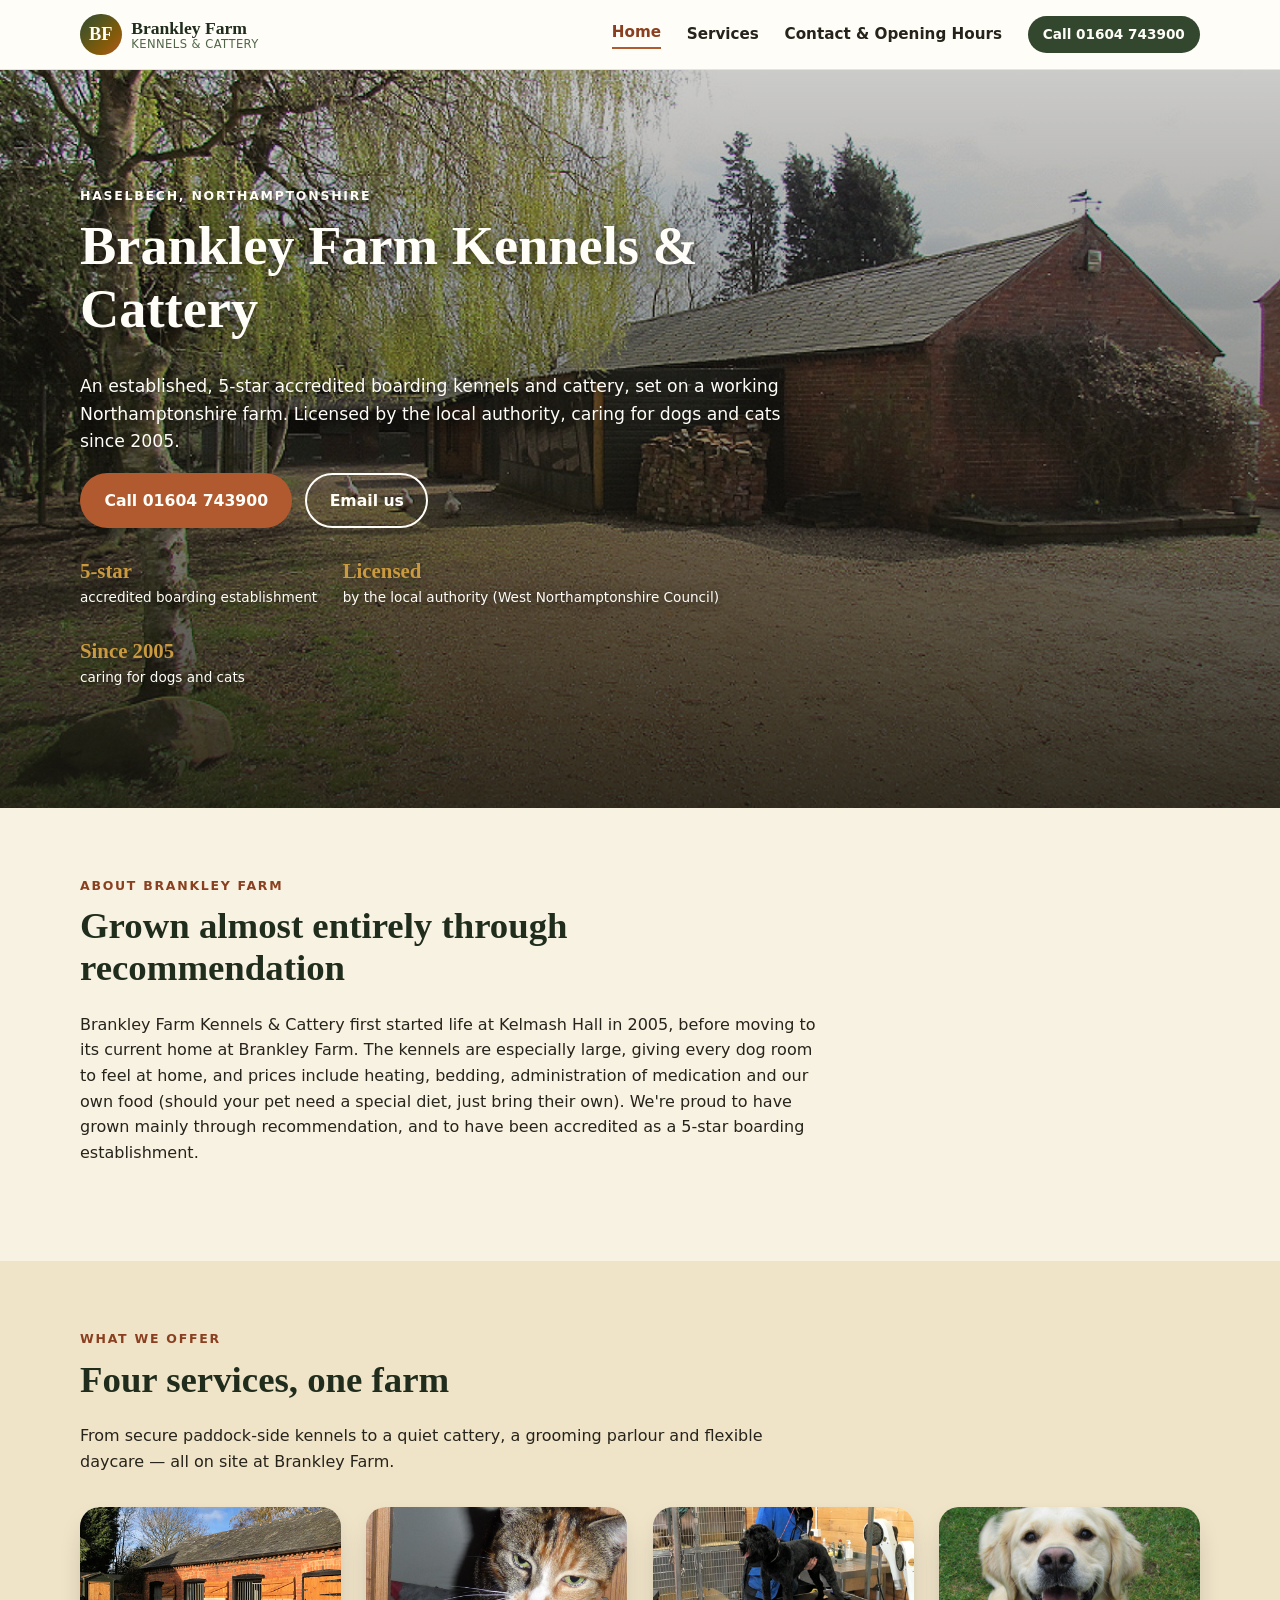
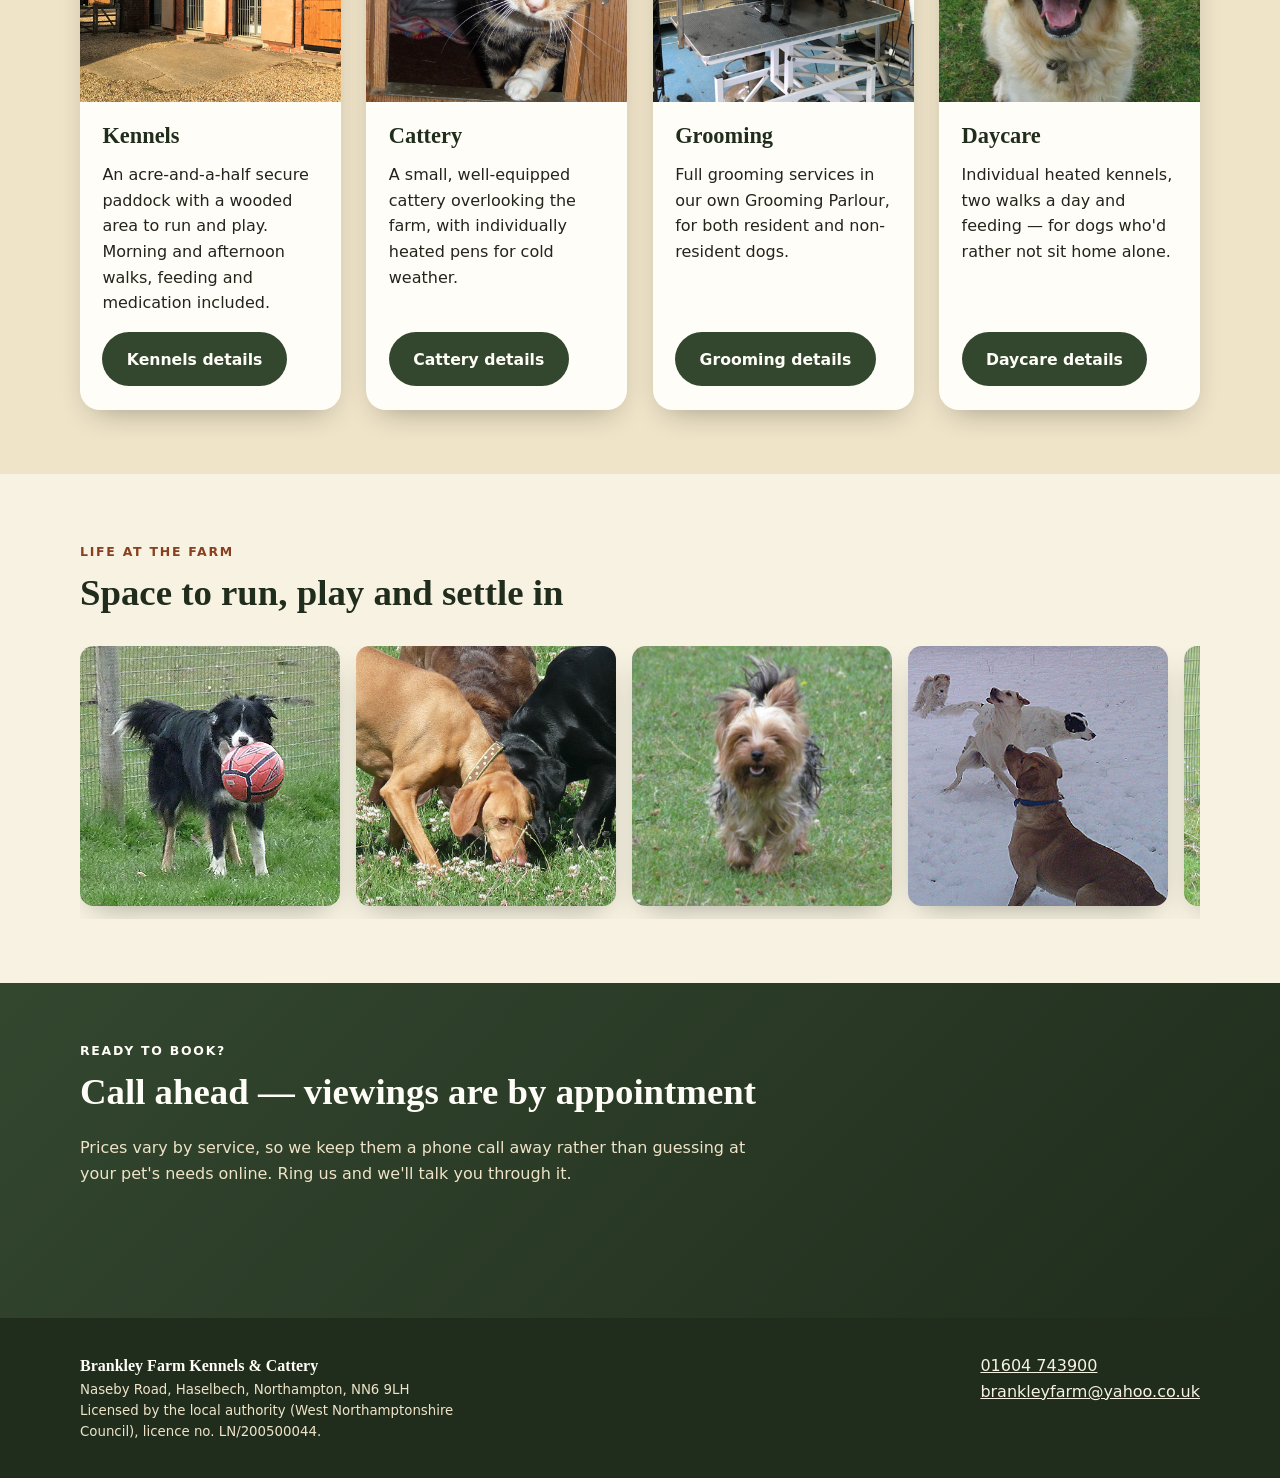
<file: index.html>
<!doctype html>
<html lang="en">
<head>
<meta charset="utf-8" />
<meta name="viewport" content="width=device-width, initial-scale=1" />
<title>Brankley Farm Kennels &amp; Cattery — Boarding Kennels &amp; Cattery, Haselbech, Northampton</title>
<meta name="description" content="Brankley Farm Kennels &amp; Cattery — 5-star accredited boarding kennels and cattery near Haselbech, Northampton. Licensed, established 2005, grooming and daycare also available. Call 01604 743900." />
<link rel="stylesheet" href="css/style.css" />
</head>
<body>
<header class="site-header">
  <div class="container">
    <a class="brand" href="index.html">
      <span class="brand-mark" aria-hidden="true">BF</span>
      <span class="brand-text"><strong>Brankley Farm</strong><small>Kennels &amp; Cattery</small></span>
    </a>
    <button class="nav-toggle" aria-expanded="false" aria-controls="main-nav" aria-label="Toggle menu">
      <span></span>
    </button>
    <nav class="main-nav" id="main-nav">
      <a href="index.html" aria-current="page">Home</a>
      <a href="services.html">Services</a>
      <a href="contact.html">Contact &amp; Opening Hours</a>
      <a class="nav-call" href="tel:01604743900">Call 01604 743900</a>
    </nav>
  </div>
</header>

<main>
  <section class="hero">
    <div class="hero-media">
      <img src="assets/img/hero-farm.jpg" alt="The brick kennel and cattery buildings at Brankley Farm, with a willow tree and gravel yard in the Northamptonshire countryside" width="1200" height="700" fetchpriority="high" />
    </div>
    <div class="container">
      <div class="hero-copy" data-reveal>
        <span class="eyebrow">Haselbech, Northamptonshire</span>
        <h1>Brankley Farm Kennels &amp; Cattery</h1>
        <p>An established, 5-star accredited boarding kennels and cattery, set on a working Northamptonshire farm. Licensed by the local authority, caring for dogs and cats since 2005.</p>
        <div class="btn-row">
          <a class="btn btn-primary" href="tel:01604743900">Call 01604 743900</a>
          <a class="btn btn-outline" href="mailto:brankleyfarm@yahoo.co.uk">Email us</a>
        </div>
        <div class="trust-strip">
          <div class="trust-item">
            <strong>5-star</strong>
            <span>accredited boarding establishment</span>
          </div>
          <div class="trust-item">
            <strong>Licensed</strong>
            <span>by the local authority (West Northamptonshire Council)</span>
          </div>
          <div class="trust-item">
            <strong>Since 2005</strong>
            <span>caring for dogs and cats</span>
          </div>
        </div>
      </div>
    </div>
  </section>

  <section>
    <div class="container">
      <div class="section-head" data-reveal>
        <span class="eyebrow">About Brankley Farm</span>
        <h2>Grown almost entirely through recommendation</h2>
        <p>Brankley Farm Kennels &amp; Cattery first started life at Kelmash Hall in 2005, before moving to its current home at Brankley Farm. The kennels are especially large, giving every dog room to feel at home, and prices include heating, bedding, administration of medication and our own food (should your pet need a special diet, just bring their own). We're proud to have grown mainly through recommendation, and to have been accredited as a 5-star boarding establishment.</p>
      </div>
    </div>
  </section>

  <section class="section-alt">
    <div class="container">
      <div class="section-head" data-reveal>
        <span class="eyebrow">What we offer</span>
        <h2>Four services, one farm</h2>
        <p>From secure paddock-side kennels to a quiet cattery, a grooming parlour and flexible daycare — all on site at Brankley Farm.</p>
      </div>
      <div class="card-grid">
        <article class="service-card" data-reveal>
          <div class="card-media">
            <img src="assets/img/kennels-exterior.jpg" alt="Brick kennel block with individual runs at Brankley Farm" width="400" height="400" loading="lazy" />
          </div>
          <div class="card-body">
            <h3>Kennels</h3>
            <p>An acre-and-a-half secure paddock with a wooded area to run and play. Morning and afternoon walks, feeding and medication included.</p>
            <a class="btn btn-secondary" href="services.html#kennels">Kennels details</a>
          </div>
        </article>
        <article class="service-card" data-reveal>
          <div class="card-media">
            <img src="assets/img/hero-cattery.jpg" alt="A cat looking out from its cattery pen at Brankley Farm" width="1200" height="700" loading="lazy" />
          </div>
          <div class="card-body">
            <h3>Cattery</h3>
            <p>A small, well-equipped cattery overlooking the farm, with individually heated pens for cold weather.</p>
            <a class="btn btn-secondary" href="services.html#cattery">Cattery details</a>
          </div>
        </article>
        <article class="service-card" data-reveal>
          <div class="card-media">
            <img src="assets/img/grooming-table-black-dog.jpg" alt="A groomer working on a dog on the grooming table in the Grooming Parlour" width="400" height="500" loading="lazy" />
          </div>
          <div class="card-body">
            <h3>Grooming</h3>
            <p>Full grooming services in our own Grooming Parlour, for both resident and non-resident dogs.</p>
            <a class="btn btn-secondary" href="services.html#grooming">Grooming details</a>
          </div>
        </article>
        <article class="service-card" data-reveal>
          <div class="card-media">
            <img src="assets/img/golden-retriever-daycare.jpg" alt="A happy golden retriever in the daycare field at Brankley Farm" width="400" height="400" loading="lazy" />
          </div>
          <div class="card-body">
            <h3>Daycare</h3>
            <p>Individual heated kennels, two walks a day and feeding — for dogs who'd rather not sit home alone.</p>
            <a class="btn btn-secondary" href="services.html#daycare">Daycare details</a>
          </div>
        </article>
      </div>
    </div>
  </section>

  <section>
    <div class="container">
      <div class="section-head" data-reveal>
        <span class="eyebrow">Life at the farm</span>
        <h2>Space to run, play and settle in</h2>
      </div>
      <div class="gallery-strip scroll-strip" data-reveal>
        <figure>
          <img src="assets/img/dog-with-ball.jpg" alt="A border collie playing with a ball in the exercise field" loading="lazy" />
        </figure>
        <figure>
          <img src="assets/img/dogs-sniffing-grass.jpg" alt="Three dogs exploring the grass together at Brankley Farm" loading="lazy" />
        </figure>
        <figure>
          <img src="assets/img/yorkie-running.jpg" alt="A small terrier running across the grass" loading="lazy" />
        </figure>
        <figure>
          <img src="assets/img/dogs-playing-snow.jpg" alt="Dogs playing together in the snow at Brankley Farm" loading="lazy" />
        </figure>
        <figure>
          <img src="assets/img/dogs-playing-paddock.jpg" alt="Two dogs playing together in the secure paddock" loading="lazy" />
        </figure>
      </div>
    </div>
  </section>

  <section class="page-hero">
    <div class="container">
      <div class="section-head" data-reveal style="margin-bottom:1.4rem;">
        <span class="eyebrow">Ready to book?</span>
        <h2>Call ahead — viewings are by appointment</h2>
        <p>Prices vary by service, so we keep them a phone call away rather than guessing at your pet's needs online. Ring us and we'll talk you through it.</p>
      </div>
      <div class="btn-row" data-reveal>
        <a class="btn btn-primary" href="tel:01604743900">Call 01604 743900</a>
        <a class="btn btn-outline" href="contact.html">Opening hours &amp; directions</a>
      </div>
    </div>
  </section>
</main>

<footer class="site-footer">
  <div class="container">
    <div>
      <strong>Brankley Farm Kennels &amp; Cattery</strong>
      <small>Naseby Road, Haselbech, Northampton, NN6 9LH<br />Licensed by the local authority (West Northamptonshire Council), licence no. LN/200500044.</small>
    </div>
    <div>
      <a href="tel:01604743900">01604 743900</a><br />
      <a href="mailto:brankleyfarm@yahoo.co.uk">brankleyfarm@yahoo.co.uk</a>
    </div>
  </div>
</footer>

<script src="js/main.js"></script>
</body>
</html>
</file>
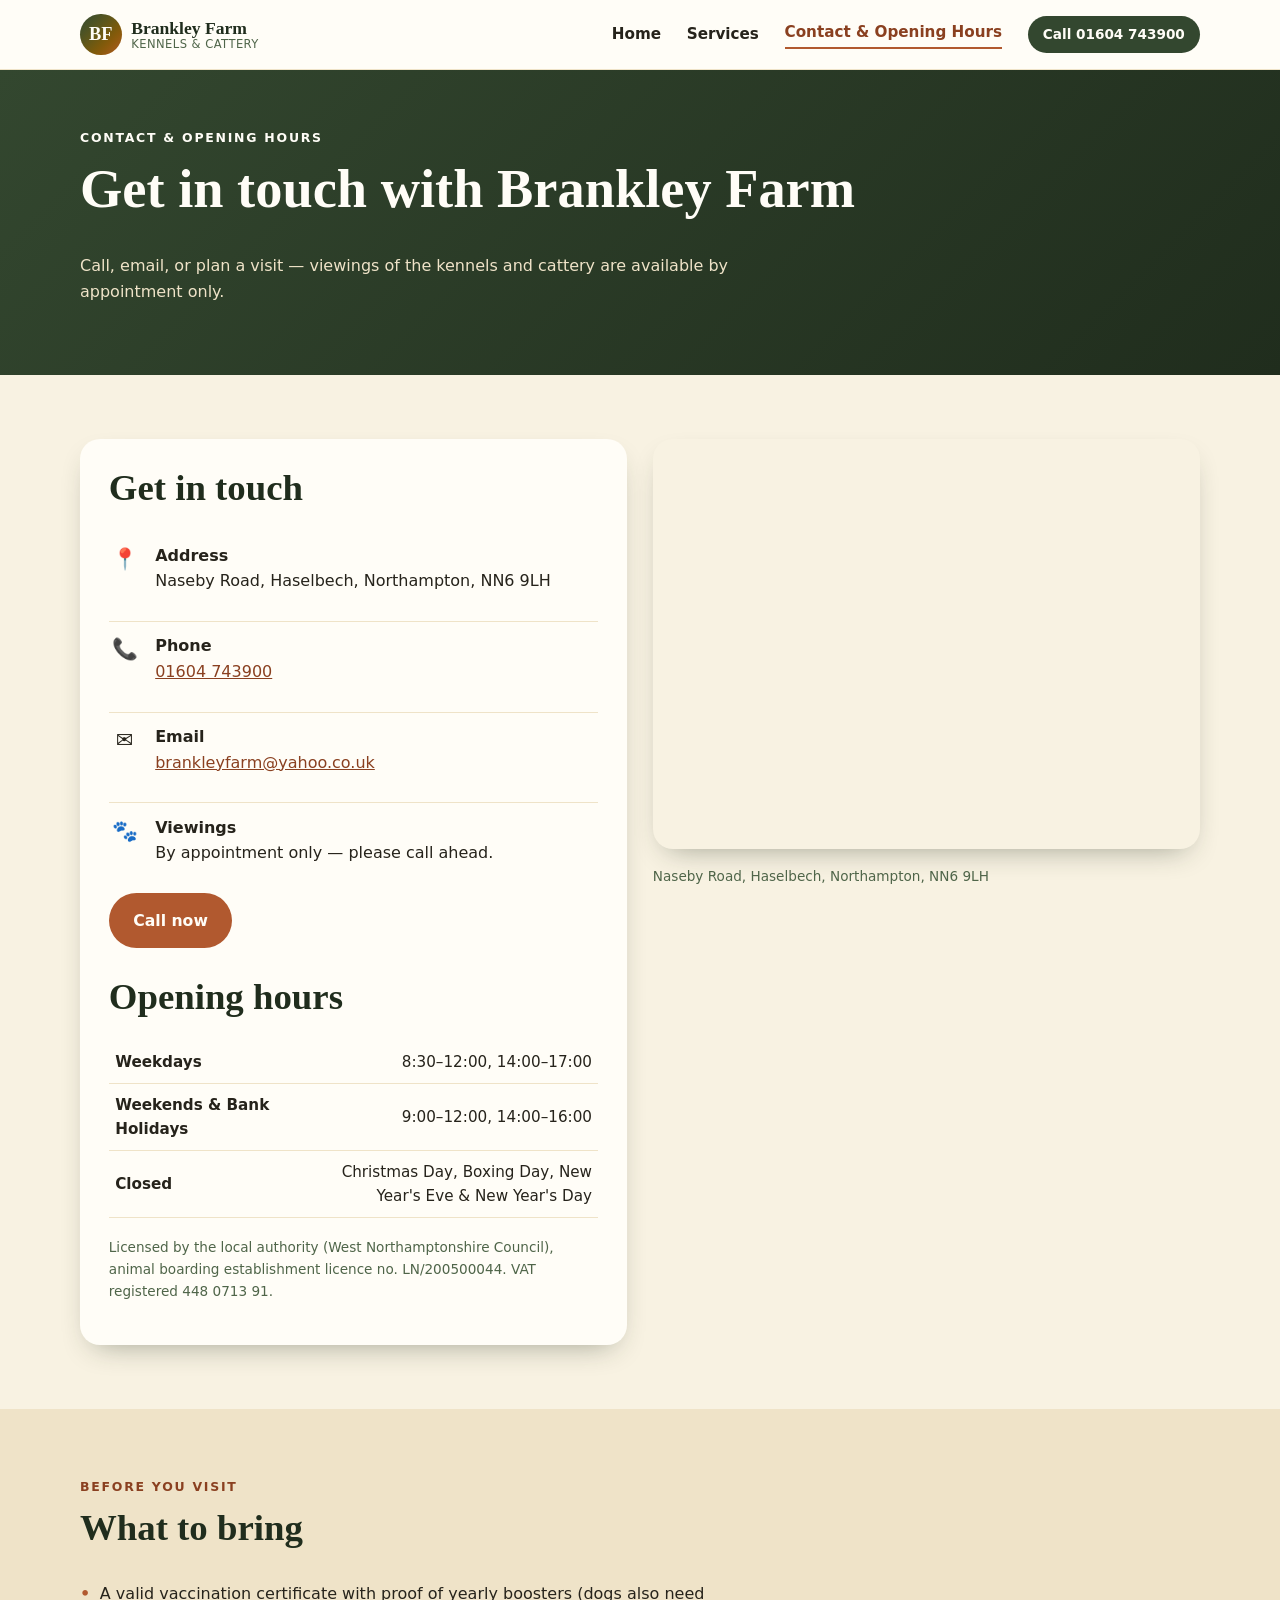
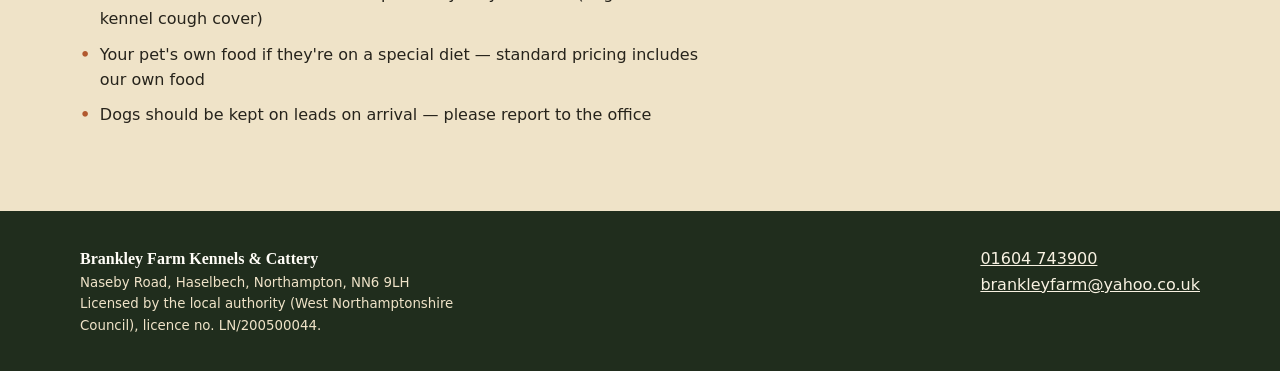
<file: contact.html>
<!doctype html>
<html lang="en">
<head>
<meta charset="utf-8" />
<meta name="viewport" content="width=device-width, initial-scale=1" />
<title>Contact &amp; Opening Hours — Brankley Farm Kennels &amp; Cattery</title>
<meta name="description" content="Contact Brankley Farm Kennels &amp; Cattery, Naseby Road, Haselbech, Northampton NN6 9LH. Call 01604 743900 or email brankleyfarm@yahoo.co.uk. Opening hours and directions." />
<link rel="stylesheet" href="css/style.css" />
</head>
<body>
<header class="site-header">
  <div class="container">
    <a class="brand" href="index.html">
      <span class="brand-mark" aria-hidden="true">BF</span>
      <span class="brand-text"><strong>Brankley Farm</strong><small>Kennels &amp; Cattery</small></span>
    </a>
    <button class="nav-toggle" aria-expanded="false" aria-controls="main-nav" aria-label="Toggle menu">
      <span></span>
    </button>
    <nav class="main-nav" id="main-nav">
      <a href="index.html">Home</a>
      <a href="services.html">Services</a>
      <a href="contact.html" aria-current="page">Contact &amp; Opening Hours</a>
      <a class="nav-call" href="tel:01604743900">Call 01604 743900</a>
    </nav>
  </div>
</header>

<main>
  <section class="page-hero">
    <div class="container">
      <span class="eyebrow">Contact &amp; Opening Hours</span>
      <h1>Get in touch with Brankley Farm</h1>
      <p>Call, email, or plan a visit — viewings of the kennels and cattery are available by appointment only.</p>
    </div>
  </section>

  <section>
    <div class="container">
      <div class="contact-grid">
        <div class="contact-card" data-reveal>
          <h2>Get in touch</h2>
          <div class="contact-row">
            <div class="card-icon" aria-hidden="true">📍</div>
            <div>
              <strong>Address</strong>
              <p>Naseby Road, Haselbech, Northampton, NN6 9LH</p>
            </div>
          </div>
          <div class="contact-row">
            <div class="card-icon" aria-hidden="true">📞</div>
            <div>
              <strong>Phone</strong>
              <p><a href="tel:01604743900">01604 743900</a></p>
            </div>
          </div>
          <div class="contact-row">
            <div class="card-icon" aria-hidden="true">✉️</div>
            <div>
              <strong>Email</strong>
              <p><a href="mailto:brankleyfarm@yahoo.co.uk">brankleyfarm@yahoo.co.uk</a></p>
            </div>
          </div>
          <div class="contact-row">
            <div class="card-icon" aria-hidden="true">🐾</div>
            <div>
              <strong>Viewings</strong>
              <p>By appointment only — please call ahead.</p>
            </div>
          </div>
          <a class="btn btn-primary" href="tel:01604743900">Call now</a>

          <h2 style="margin-top:1.8rem;">Opening hours</h2>
          <table class="hours-table">
            <tbody>
              <tr><th scope="row">Weekdays</th><td>8:30&ndash;12:00, 14:00&ndash;17:00</td></tr>
              <tr><th scope="row">Weekends &amp; Bank Holidays</th><td>9:00&ndash;12:00, 14:00&ndash;16:00</td></tr>
              <tr><th scope="row">Closed</th><td>Christmas Day, Boxing Day, New Year's Eve &amp; New Year's Day</td></tr>
            </tbody>
          </table>
          <p class="license-note" style="margin-top:1.2rem;">Licensed by the local authority (West Northamptonshire Council), animal boarding establishment licence no. LN/200500044. VAT registered 448 0713 91.</p>
        </div>

        <div data-reveal>
          <iframe
            class="map-frame"
            title="Map showing Naseby Road, Haselbech, Northampton, NN6 9LH"
            src="https://www.openstreetmap.org/export/embed.html?bbox=-0.9678457%2C52.3874354%2C-0.9503457%2C52.3954354&layer=mapnik&marker=52.3914354%2C-0.9590957"
            loading="lazy"
          ></iframe>
          <p style="margin-top:0.6rem;font-size:0.85rem;color:var(--forest-soft);">Naseby Road, Haselbech, Northampton, NN6 9LH</p>
        </div>
      </div>
    </div>
  </section>

  <section class="section-alt">
    <div class="container">
      <div class="section-head" data-reveal>
        <span class="eyebrow">Before you visit</span>
        <h2>What to bring</h2>
      </div>
      <ul class="info-list" data-reveal style="max-width:40rem;">
        <li>A valid vaccination certificate with proof of yearly boosters (dogs also need kennel cough cover)</li>
        <li>Your pet's own food if they're on a special diet — standard pricing includes our own food</li>
        <li>Dogs should be kept on leads on arrival — please report to the office</li>
      </ul>
    </div>
  </section>
</main>

<footer class="site-footer">
  <div class="container">
    <div>
      <strong>Brankley Farm Kennels &amp; Cattery</strong>
      <small>Naseby Road, Haselbech, Northampton, NN6 9LH<br />Licensed by the local authority (West Northamptonshire Council), licence no. LN/200500044.</small>
    </div>
    <div>
      <a href="tel:01604743900">01604 743900</a><br />
      <a href="mailto:brankleyfarm@yahoo.co.uk">brankleyfarm@yahoo.co.uk</a>
    </div>
  </div>
</footer>

<script src="js/main.js"></script>
</body>
</html>
</file>
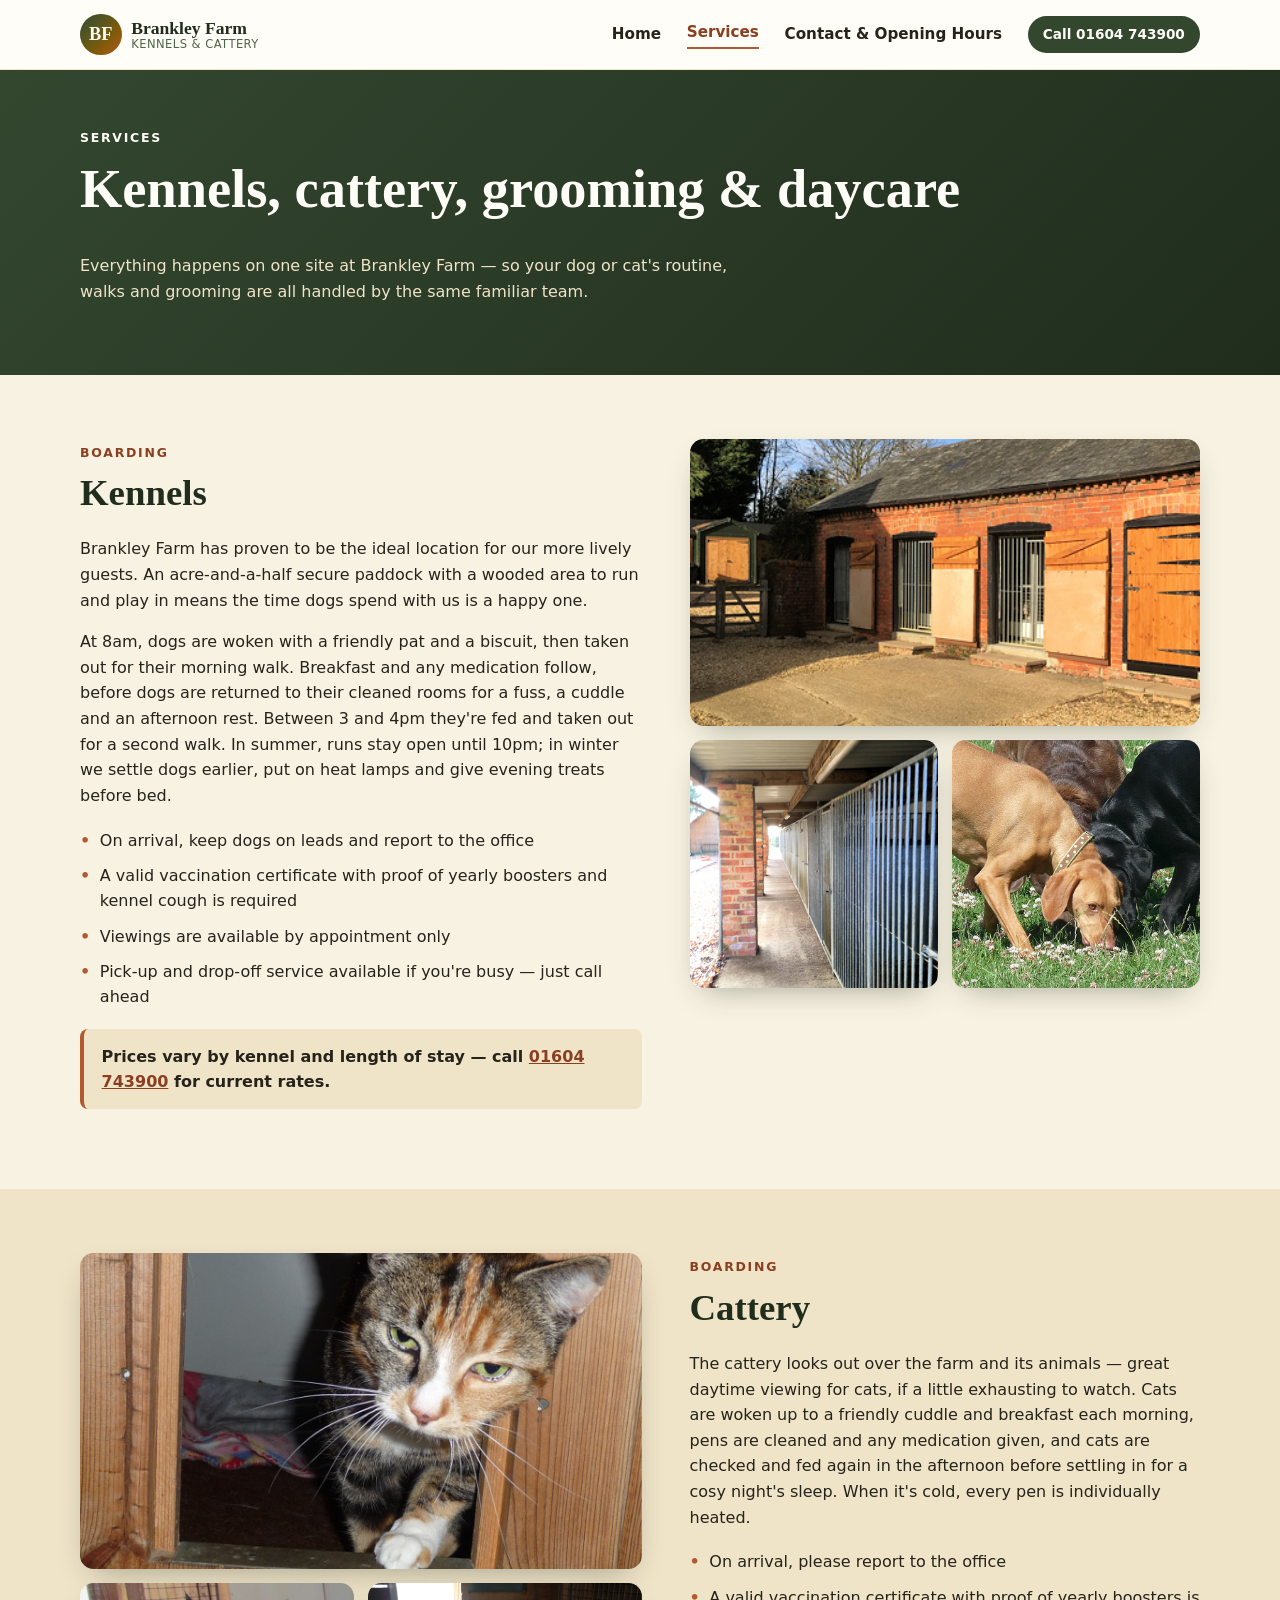
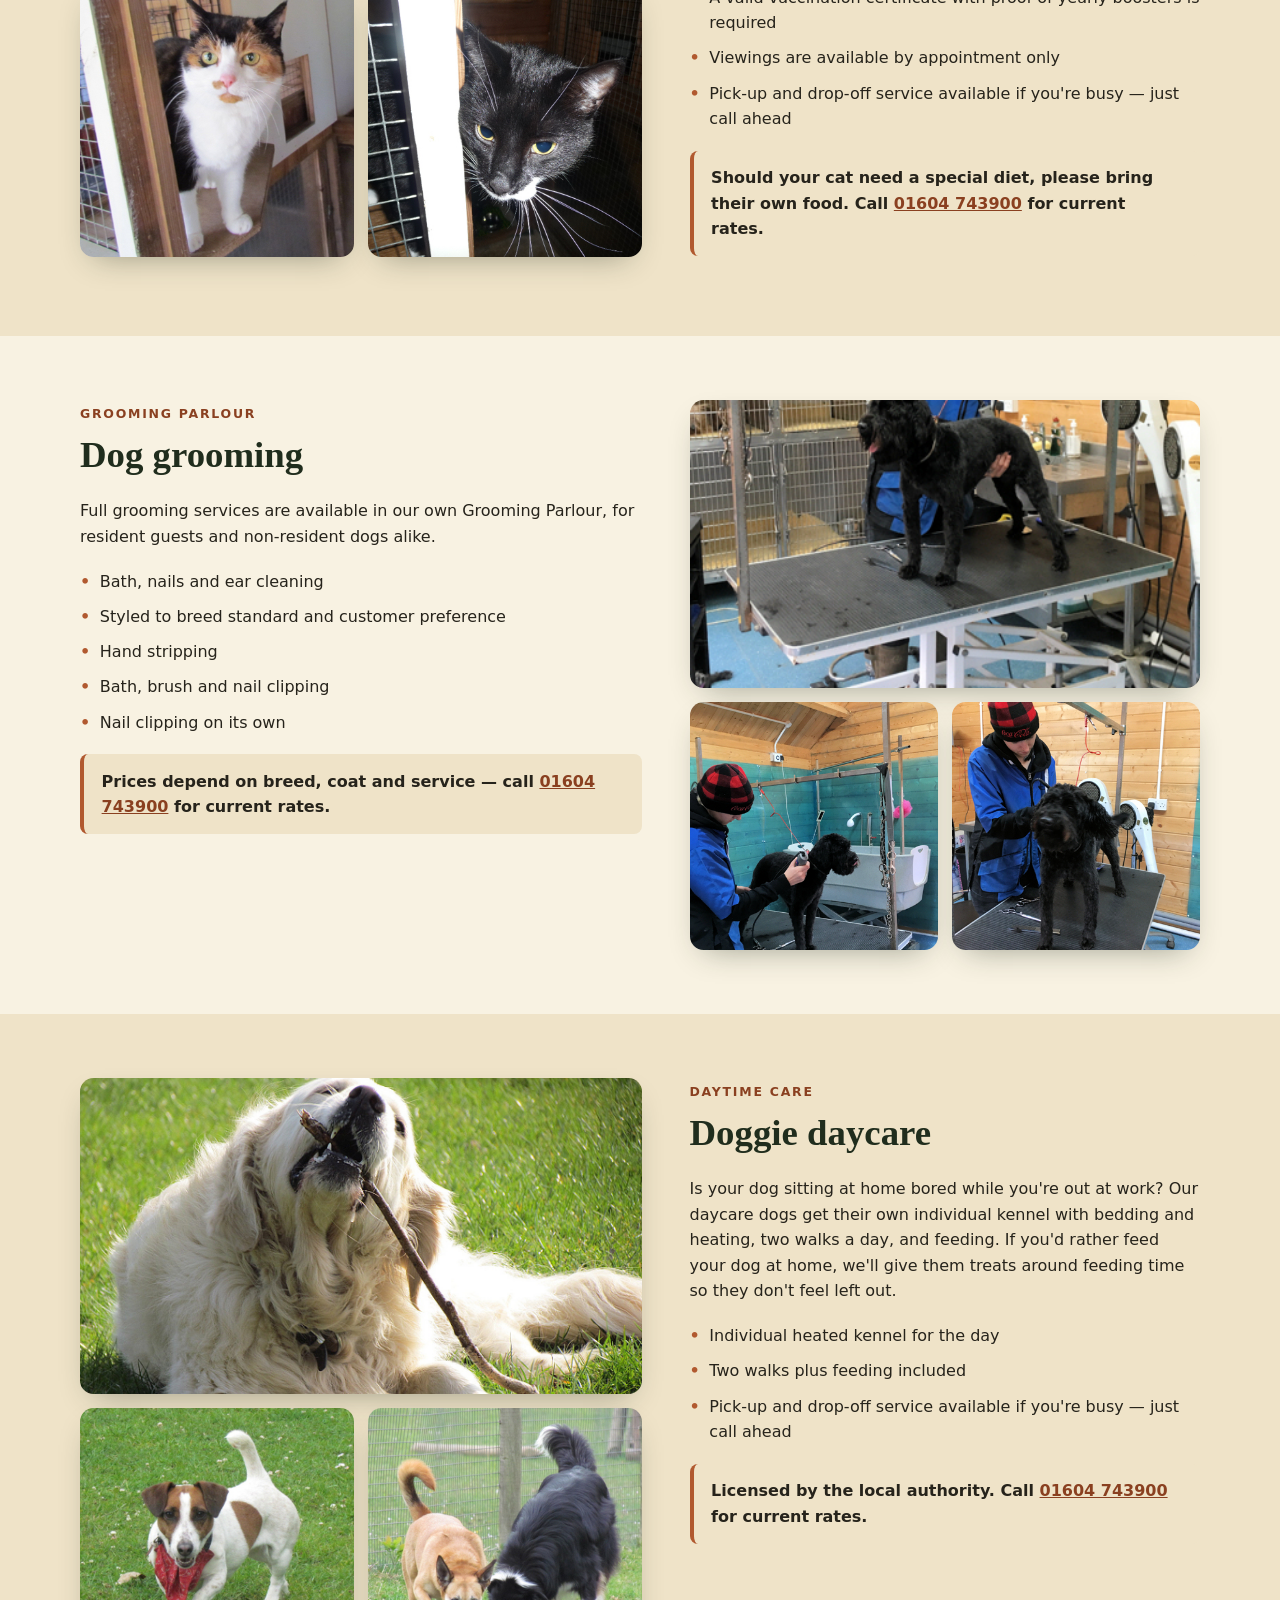
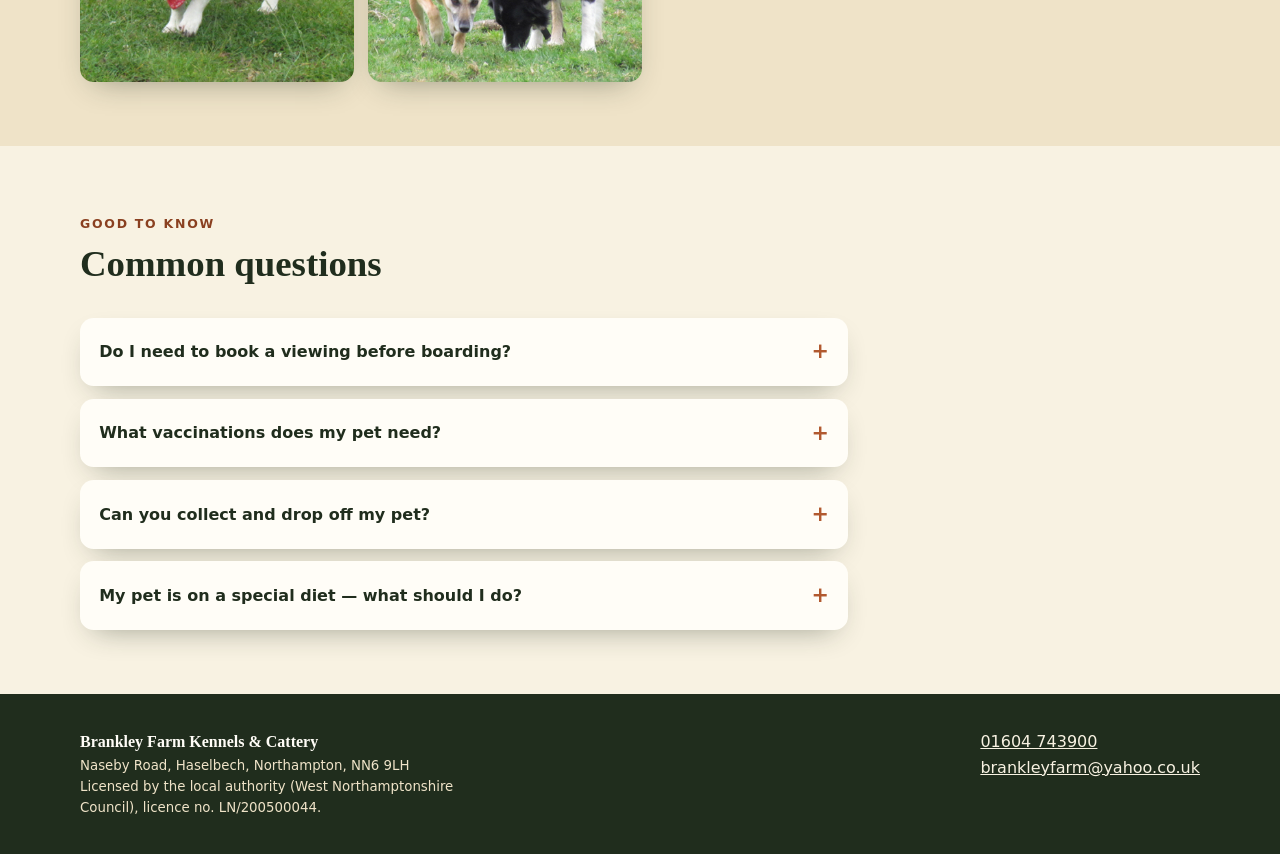
<file: services.html>
<!doctype html>
<html lang="en">
<head>
<meta charset="utf-8" />
<meta name="viewport" content="width=device-width, initial-scale=1" />
<title>Services — Kennels, Cattery, Grooming &amp; Daycare | Brankley Farm</title>
<meta name="description" content="Boarding kennels, cattery, dog grooming and daycare at Brankley Farm, Haselbech, Northampton. Secure paddocks, heated pens, and a full Grooming Parlour. Call 01604 743900 for prices." />
<link rel="stylesheet" href="css/style.css" />
</head>
<body>
<header class="site-header">
  <div class="container">
    <a class="brand" href="index.html">
      <span class="brand-mark" aria-hidden="true">BF</span>
      <span class="brand-text"><strong>Brankley Farm</strong><small>Kennels &amp; Cattery</small></span>
    </a>
    <button class="nav-toggle" aria-expanded="false" aria-controls="main-nav" aria-label="Toggle menu">
      <span></span>
    </button>
    <nav class="main-nav" id="main-nav">
      <a href="index.html">Home</a>
      <a href="services.html" aria-current="page">Services</a>
      <a href="contact.html">Contact &amp; Opening Hours</a>
      <a class="nav-call" href="tel:01604743900">Call 01604 743900</a>
    </nav>
  </div>
</header>

<main>
  <section class="page-hero">
    <div class="container">
      <span class="eyebrow">Services</span>
      <h1>Kennels, cattery, grooming &amp; daycare</h1>
      <p>Everything happens on one site at Brankley Farm — so your dog or cat's routine, walks and grooming are all handled by the same familiar team.</p>
    </div>
  </section>

  <section class="detail-section" id="kennels">
    <div class="container">
      <div class="detail-grid">
        <div data-reveal>
          <span class="eyebrow">Boarding</span>
          <h2>Kennels</h2>
          <p>Brankley Farm has proven to be the ideal location for our more lively guests. An acre-and-a-half secure paddock with a wooded area to run and play in means the time dogs spend with us is a happy one.</p>
          <p>At 8am, dogs are woken with a friendly pat and a biscuit, then taken out for their morning walk. Breakfast and any medication follow, before dogs are returned to their cleaned rooms for a fuss, a cuddle and an afternoon rest. Between 3 and 4pm they're fed and taken out for a second walk. In summer, runs stay open until 10pm; in winter we settle dogs earlier, put on heat lamps and give evening treats before bed.</p>
          <ul class="info-list">
            <li>On arrival, keep dogs on leads and report to the office</li>
            <li>A valid vaccination certificate with proof of yearly boosters and kennel cough is required</li>
            <li>Viewings are available by appointment only</li>
            <li>Pick-up and drop-off service available if you're busy — just call ahead</li>
          </ul>
          <p class="price-note">Prices vary by kennel and length of stay — call <a href="tel:01604743900">01604 743900</a> for current rates.</p>
        </div>
        <div class="detail-photos" data-reveal>
          <img class="wide" src="assets/img/kennels-exterior.jpg" alt="Brick kennel block with individual runs and stable-style doors" width="400" height="400" loading="lazy" />
          <img src="assets/img/kennels-corridor.jpg" alt="Covered corridor running along a row of kennel runs" width="400" height="400" loading="lazy" />
          <img src="assets/img/dogs-sniffing-grass.jpg" alt="Three dogs exploring the paddock grass together" width="1200" height="700" loading="lazy" />
        </div>
      </div>
    </div>
  </section>

  <section class="section-alt detail-section" id="cattery">
    <div class="container">
      <div class="detail-grid">
        <div class="detail-photos" data-reveal>
          <img class="wide" src="assets/img/hero-cattery.jpg" alt="A cat looking out from its wooden cattery pen" width="1200" height="700" loading="lazy" />
          <img src="assets/img/cat-green-bed.jpg" alt="A long-haired black cat curled up in a bed" width="400" height="400" loading="lazy" />
          <img src="assets/img/cat-cattery-pen.jpg" alt="A cat peering out from inside a cattery pen" width="400" height="400" loading="lazy" />
        </div>
        <div data-reveal>
          <span class="eyebrow">Boarding</span>
          <h2>Cattery</h2>
          <p>The cattery looks out over the farm and its animals — great daytime viewing for cats, if a little exhausting to watch. Cats are woken up to a friendly cuddle and breakfast each morning, pens are cleaned and any medication given, and cats are checked and fed again in the afternoon before settling in for a cosy night's sleep. When it's cold, every pen is individually heated.</p>
          <ul class="info-list">
            <li>On arrival, please report to the office</li>
            <li>A valid vaccination certificate with proof of yearly boosters is required</li>
            <li>Viewings are available by appointment only</li>
            <li>Pick-up and drop-off service available if you're busy — just call ahead</li>
          </ul>
          <p class="price-note">Should your cat need a special diet, please bring their own food. Call <a href="tel:01604743900">01604 743900</a> for current rates.</p>
        </div>
      </div>
    </div>
  </section>

  <section class="detail-section" id="grooming">
    <div class="container">
      <div class="detail-grid">
        <div data-reveal>
          <span class="eyebrow">Grooming Parlour</span>
          <h2>Dog grooming</h2>
          <p>Full grooming services are available in our own Grooming Parlour, for resident guests and non-resident dogs alike.</p>
          <ul class="info-list">
            <li>Bath, nails and ear cleaning</li>
            <li>Styled to breed standard and customer preference</li>
            <li>Hand stripping</li>
            <li>Bath, brush and nail clipping</li>
            <li>Nail clipping on its own</li>
          </ul>
          <p class="price-note">Prices depend on breed, coat and service — call <a href="tel:01604743900">01604 743900</a> for current rates.</p>
        </div>
        <div class="detail-photos" data-reveal>
          <img class="wide" src="assets/img/grooming-table-black-dog.jpg" alt="A groomer working on a curly-coated black dog on the grooming table" width="400" height="500" loading="lazy" />
          <img src="assets/img/grooming-bath.jpg" alt="The grooming bath and equipment inside the Grooming Parlour" width="400" height="500" loading="lazy" />
          <img src="assets/img/grooming-brushing.jpg" alt="A groomer brushing out a black dog's coat" width="400" height="500" loading="lazy" />
        </div>
      </div>
    </div>
  </section>

  <section class="section-alt detail-section" id="daycare">
    <div class="container">
      <div class="detail-grid">
        <div class="detail-photos" data-reveal>
          <img class="wide" src="assets/img/golden-retriever-stick.jpg" alt="A relaxed golden retriever chewing a stick on the grass" width="1200" height="700" loading="lazy" />
          <img src="assets/img/jack-russell-daycare.jpg" alt="A Jack Russell terrier running on the grass at Brankley Farm" width="400" height="400" loading="lazy" />
          <img src="assets/img/dogs-playing-daycare.jpg" alt="Two dogs playing together during daycare" width="400" height="400" loading="lazy" />
        </div>
        <div data-reveal>
          <span class="eyebrow">Daytime care</span>
          <h2>Doggie daycare</h2>
          <p>Is your dog sitting at home bored while you're out at work? Our daycare dogs get their own individual kennel with bedding and heating, two walks a day, and feeding. If you'd rather feed your dog at home, we'll give them treats around feeding time so they don't feel left out.</p>
          <ul class="info-list">
            <li>Individual heated kennel for the day</li>
            <li>Two walks plus feeding included</li>
            <li>Pick-up and drop-off service available if you're busy — just call ahead</li>
          </ul>
          <p class="price-note">Licensed by the local authority. Call <a href="tel:01604743900">01604 743900</a> for current rates.</p>
        </div>
      </div>
    </div>
  </section>

  <section>
    <div class="container">
      <div class="section-head" data-reveal>
        <span class="eyebrow">Good to know</span>
        <h2>Common questions</h2>
      </div>
      <div class="faq-list" data-reveal>
        <details>
          <summary>Do I need to book a viewing before boarding?</summary>
          <p>Yes — viewings of both the kennels and cattery are available, but by appointment only. Call 01604 743900 to arrange a time.</p>
        </details>
        <details>
          <summary>What vaccinations does my pet need?</summary>
          <p>All dogs need a valid vaccination certificate showing yearly boosters plus kennel cough cover. Cats need a valid vaccination certificate showing yearly boosters. Please bring the certificate with you on arrival.</p>
        </details>
        <details>
          <summary>Can you collect and drop off my pet?</summary>
          <p>Yes — a pick-up and drop-off service is available across kennels, cattery, grooming and daycare if you're too busy to bring your pet in yourself. Call ahead to arrange it.</p>
        </details>
        <details>
          <summary>My pet is on a special diet — what should I do?</summary>
          <p>Standard pricing includes our own food, but if your pet needs a special diet, please bring their own food with them when they arrive.</p>
        </details>
      </div>
    </div>
  </section>
</main>

<footer class="site-footer">
  <div class="container">
    <div>
      <strong>Brankley Farm Kennels &amp; Cattery</strong>
      <small>Naseby Road, Haselbech, Northampton, NN6 9LH<br />Licensed by the local authority (West Northamptonshire Council), licence no. LN/200500044.</small>
    </div>
    <div>
      <a href="tel:01604743900">01604 743900</a><br />
      <a href="mailto:brankleyfarm@yahoo.co.uk">brankleyfarm@yahoo.co.uk</a>
    </div>
  </div>
</footer>

<script src="js/main.js"></script>
</body>
</html>
</file>
<file: css/style.css>
/* Brankley Farm Kennels & Cattery — shared stylesheet */

@view-transition {
  navigation: auto;
}

:root {
  --forest: #33472f;
  --forest-deep: #202d1d;
  --forest-soft: #4f6549;
  --terracotta: #b1592f;
  --terracotta-deep: #8a4020;
  --gold: #c99a3f;
  --cream: #f8f2e2;
  --cream-deep: #efe3c8;
  --ink: #26231b;
  --white: #fffdf7;
  --focus: #8a4020;
  --radius-lg: 1.25rem;
  --radius-md: 0.85rem;
  --radius-sm: 0.5rem;
  --shadow-card: 0 12px 30px -14px rgba(32, 45, 29, 0.45);
  --gap: clamp(1rem, 2vw, 2rem);
  color-scheme: light;
}

*,
*::before,
*::after {
  box-sizing: border-box;
}

html {
  scroll-behavior: smooth;
}

@media (prefers-reduced-motion: reduce) {
  html {
    scroll-behavior: auto;
  }
  * {
    animation-duration: 0.001ms !important;
    animation-iteration-count: 1 !important;
    transition-duration: 0.001ms !important;
    scroll-behavior: auto !important;
  }
}

body {
  margin: 0;
  font-family: -apple-system, "Segoe UI", system-ui, "Helvetica Neue", Arial, sans-serif;
  color: var(--ink);
  background: var(--cream);
  line-height: 1.6;
}

h1, h2, h3, h4 {
  font-family: "Rockwell", "Iowan Old Style", Georgia, "Times New Roman", serif;
  color: var(--forest-deep);
  line-height: 1.15;
  margin: 0 0 0.6em;
}

h1 { font-size: clamp(2.1rem, 5vw, 3.4rem); }
h2 { font-size: clamp(1.6rem, 3.4vw, 2.3rem); }
h3 { font-size: clamp(1.15rem, 2vw, 1.4rem); }

p { margin: 0 0 1em; }

a {
  color: var(--terracotta-deep);
}

a:focus-visible,
button:focus-visible {
  outline: 3px solid var(--focus);
  outline-offset: 2px;
}

img {
  max-width: 100%;
  display: block;
}

.container {
  width: min(1120px, 100% - 3rem);
  margin-inline: auto;
}

/* thin scrollbars for internally-scrolling elements */
.scroll-strip {
  scrollbar-width: thin;
  scrollbar-color: var(--terracotta) var(--cream-deep);
}
.scroll-strip::-webkit-scrollbar {
  height: 8px;
}
.scroll-strip::-webkit-scrollbar-track {
  background: var(--cream-deep);
  border-radius: 8px;
}
.scroll-strip::-webkit-scrollbar-thumb {
  background: var(--terracotta);
  border-radius: 8px;
}

/* ---------- Header ---------- */
.site-header {
  position: sticky;
  top: 0;
  z-index: 50;
  background: var(--white);
  border-bottom: 1px solid var(--cream-deep);
}

.site-header .container {
  display: flex;
  align-items: center;
  justify-content: space-between;
  gap: 1rem;
  padding-block: 0.85rem;
}

.brand {
  display: flex;
  align-items: center;
  gap: 0.6rem;
  text-decoration: none;
  color: var(--forest-deep);
  min-width: 0;
}

.brand-mark {
  display: inline-flex;
  align-items: center;
  justify-content: center;
  width: 2.6rem;
  height: 2.6rem;
  border-radius: 50%;
  background: linear-gradient(in oklch 135deg, var(--forest), var(--terracotta));
  color: var(--white);
  font-family: "Rockwell", Georgia, serif;
  font-weight: 700;
  font-size: 1.15rem;
  flex-shrink: 0;
}

.brand-text {
  display: flex;
  flex-direction: column;
  line-height: 1.15;
  min-width: 0;
  overflow-wrap: anywhere;
}

.brand-text strong {
  font-family: "Rockwell", Georgia, serif;
  font-size: 1.1rem;
  color: var(--forest-deep);
}

.brand-text small {
  font-size: 0.72rem;
  letter-spacing: 0.04em;
  text-transform: uppercase;
  color: var(--forest-soft);
}

.nav-toggle {
  display: none;
  background: none;
  border: 1px solid var(--forest-soft);
  border-radius: var(--radius-sm);
  width: 2.6rem;
  height: 2.6rem;
  cursor: pointer;
  position: relative;
}

.nav-toggle span,
.nav-toggle span::before,
.nav-toggle span::after {
  content: "";
  position: absolute;
  left: 0.55rem;
  right: 0.55rem;
  height: 2px;
  background: var(--forest-deep);
}
.nav-toggle span { top: calc(50% - 1px); }
.nav-toggle span::before { top: -7px; }
.nav-toggle span::after { top: 7px; }

.main-nav {
  display: flex;
  align-items: center;
  gap: clamp(0.9rem, 2vw, 1.6rem);
  flex-wrap: wrap;
}

.main-nav a {
  text-decoration: none;
  color: var(--ink);
  font-weight: 600;
  font-size: 0.95rem;
  white-space: nowrap;
}

.main-nav a[aria-current="page"] {
  color: var(--terracotta-deep);
  border-bottom: 2px solid var(--terracotta);
  padding-bottom: 2px;
}

.nav-call {
  background: var(--forest);
  color: var(--white) !important;
  padding: 0.5rem 0.95rem;
  border-radius: 999px;
  font-size: 0.85rem !important;
}

/* ---------- Buttons ---------- */
.btn {
  display: inline-flex;
  align-items: center;
  gap: 0.5rem;
  padding: 0.8rem 1.4rem;
  border-radius: 999px;
  font-weight: 700;
  text-decoration: none;
  font-size: 0.98rem;
  border: 2px solid transparent;
  cursor: pointer;
}

.btn-primary {
  background: var(--terracotta);
  color: var(--white);
}
.btn-primary:hover { background: var(--terracotta-deep); }

.btn-outline {
  background: transparent;
  border-color: var(--white);
  color: var(--white);
}
.btn-outline:hover {
  background: rgba(255, 255, 255, 0.14);
}

.btn-secondary {
  background: var(--forest);
  color: var(--white);
}
.btn-secondary:hover { background: var(--forest-deep); }

.btn-row {
  display: flex;
  flex-wrap: wrap;
  gap: 0.8rem;
}

/* ---------- Hero ---------- */
.hero {
  position: relative;
  min-height: 76vh;
  display: flex;
  align-items: flex-end;
  color: var(--white);
  overflow: hidden;
}

.hero-media {
  position: absolute;
  inset: 0;
  z-index: 0;
}

.hero-media img {
  width: 100%;
  height: 100%;
  object-fit: cover;
}

.hero-media::after {
  content: "";
  position: absolute;
  inset: 0;
  background: linear-gradient(in oklch 0deg,
    rgba(24, 22, 15, 0.86) 0%,
    rgba(24, 22, 15, 0.5) 45%,
    rgba(24, 22, 15, 0.22) 100%);
}

.hero-copy {
  position: relative;
  z-index: 1;
  padding-block: 3rem 3.4rem;
  max-width: 44rem;
}

.hero-copy h1,
.hero-copy .eyebrow {
  color: var(--white);
  text-shadow: 0 2px 14px rgba(0, 0, 0, 0.55);
}

.hero-copy p {
  text-shadow: 0 2px 10px rgba(0, 0, 0, 0.55);
  font-size: 1.08rem;
}

.eyebrow {
  display: inline-block;
  text-transform: uppercase;
  letter-spacing: 0.14em;
  font-size: 0.78rem;
  font-weight: 700;
  color: var(--terracotta-deep);
  margin-bottom: 0.6rem;
}

.small-hero .hero-copy {
  padding-block: 2.4rem;
}
.small-hero {
  min-height: 42vh;
}

/* Page hero without photo */
.page-hero {
  background: linear-gradient(in oklch 135deg, var(--forest), var(--forest-deep));
  color: var(--white);
  padding-block: 3.4rem;
}
.page-hero h1, .page-hero h2, .page-hero h3, .page-hero .eyebrow { color: var(--white); }
.page-hero p { color: var(--cream-deep); max-width: 42rem; }

/* ---------- Trust strip ---------- */
.trust-strip {
  display: flex;
  flex-wrap: wrap;
  gap: 1.6rem;
  margin-top: 1.6rem;
}

.trust-item {
  display: flex;
  flex-direction: column;
  min-width: 0;
}

.trust-item strong {
  font-family: "Rockwell", Georgia, serif;
  font-size: 1.3rem;
  color: var(--gold);
  text-shadow: 0 2px 10px rgba(0, 0, 0, 0.55);
}

.trust-item span {
  font-size: 0.85rem;
  text-shadow: 0 1px 8px rgba(0, 0, 0, 0.55);
}

/* ---------- Sections ---------- */
section {
  padding-block: clamp(2.6rem, 5vw, 4rem);
}

.section-alt {
  background: var(--cream-deep);
}

.section-head {
  max-width: 46rem;
  margin-bottom: 2rem;
}

.section-head .eyebrow { color: var(--terracotta-deep); }
.page-hero .section-head .eyebrow { color: var(--white); }

/* ---------- Card grids ---------- */
.card-grid {
  display: grid;
  grid-template-columns: repeat(auto-fit, minmax(240px, 1fr));
  gap: var(--gap);
  align-items: stretch;
}

.service-card {
  background: var(--white);
  border-radius: var(--radius-lg);
  overflow: hidden;
  box-shadow: var(--shadow-card);
  display: flex;
  flex-direction: column;
  min-width: 0;
}

.service-card .card-media {
  aspect-ratio: 4 / 3;
  overflow: hidden;
  flex-shrink: 0;
}

.service-card .card-media img {
  width: 100%;
  height: 100%;
  object-fit: cover;
  transition: transform 0.5s ease;
}

.service-card:hover .card-media img {
  transform: scale(1.05);
}

.service-card .card-body {
  padding: 1.3rem 1.4rem 1.5rem;
  min-width: 0;
  display: flex;
  flex-direction: column;
  flex: 1;
}

.service-card .card-body p {
  overflow-wrap: anywhere;
}

.service-card .card-body a.btn {
  margin-top: auto;
  align-self: flex-start;
}

/* ---------- Gallery strip ---------- */
.gallery-strip {
  display: flex;
  gap: 1rem;
  overflow-x: auto;
  padding-bottom: 0.8rem;
}

.gallery-strip figure {
  margin: 0;
  flex: 0 0 auto;
  width: min(70vw, 260px);
  border-radius: var(--radius-md);
  overflow: hidden;
  box-shadow: var(--shadow-card);
}

.gallery-strip img {
  aspect-ratio: 1 / 1;
  width: 100%;
  height: 100%;
  object-fit: cover;
}

/* ---------- Info / detail sections (services page) ---------- */
.detail-section {
  scroll-margin-top: 5.5rem;
}

.detail-grid {
  display: grid;
  grid-template-columns: 1.1fr 1fr;
  gap: clamp(1.5rem, 4vw, 3rem);
  align-items: start;
}

@media (max-width: 800px) {
  .detail-grid {
    grid-template-columns: 1fr;
  }
}

.detail-photos {
  display: grid;
  grid-template-columns: 1fr 1fr;
  gap: 0.9rem;
}

.detail-photos img {
  border-radius: var(--radius-md);
  aspect-ratio: 1 / 1;
  object-fit: cover;
  width: 100%;
  height: 100%;
  box-shadow: var(--shadow-card);
}

.detail-photos .wide {
  grid-column: 1 / -1;
  aspect-ratio: 16 / 9;
}

.info-list {
  list-style: none;
  padding: 0;
  margin: 1.2rem 0;
  display: grid;
  gap: 0.6rem;
}

.info-list li {
  display: flex;
  gap: 0.6rem;
  align-items: flex-start;
  min-width: 0;
  overflow-wrap: anywhere;
}

.info-list li::before {
  content: "\2022";
  color: var(--terracotta);
  font-weight: 700;
  flex-shrink: 0;
}

.price-note {
  background: var(--cream-deep);
  border-left: 4px solid var(--terracotta);
  border-radius: var(--radius-sm);
  padding: 0.9rem 1.1rem;
  font-weight: 600;
  min-width: 0;
  overflow-wrap: anywhere;
}

.price-note a {
  font-variant-numeric: tabular-nums;
}

/* ---------- FAQ ---------- */
.faq-list {
  display: grid;
  gap: 0.8rem;
  max-width: 48rem;
}

.faq-list details {
  background: var(--white);
  border-radius: var(--radius-md);
  padding: 0.2rem 1.2rem;
  box-shadow: var(--shadow-card);
}

.faq-list summary {
  cursor: pointer;
  font-weight: 700;
  padding: 0.9rem 0;
  color: var(--forest-deep);
  list-style: none;
  display: flex;
  justify-content: space-between;
  align-items: center;
  gap: 1rem;
}

.faq-list summary::-webkit-details-marker { display: none; }

.faq-list summary::after {
  content: "+";
  font-size: 1.3rem;
  color: var(--terracotta);
  flex-shrink: 0;
  transition: transform 0.25s ease;
}

.faq-list details[open] summary::after {
  transform: rotate(45deg);
}

.faq-list p {
  padding-bottom: 1rem;
  margin: 0;
  color: var(--ink);
  overflow-wrap: anywhere;
}

/* ---------- Contact page ---------- */
.contact-grid {
  display: grid;
  grid-template-columns: 1fr 1fr;
  gap: var(--gap);
  align-items: start;
}

@media (max-width: 800px) {
  .contact-grid { grid-template-columns: 1fr; }
}

.contact-card {
  background: var(--white);
  border-radius: var(--radius-lg);
  padding: 1.8rem;
  box-shadow: var(--shadow-card);
  min-width: 0;
}

.contact-row {
  display: flex;
  gap: 0.9rem;
  align-items: flex-start;
  padding-block: 0.7rem;
  border-bottom: 1px solid var(--cream-deep);
  min-width: 0;
}

.contact-row:last-of-type { border-bottom: none; }

.contact-row .card-icon {
  font-size: 1.3rem;
  flex-shrink: 0;
  width: 2rem;
  text-align: center;
}

.contact-row div {
  min-width: 0;
  overflow-wrap: anywhere;
}

.contact-row a {
  font-variant-numeric: tabular-nums;
}

.hours-table {
  width: 100%;
  border-collapse: collapse;
  margin-top: 0.6rem;
}

.hours-table th, .hours-table td {
  text-align: left;
  padding: 0.55rem 0.4rem;
  border-bottom: 1px solid var(--cream-deep);
  font-size: 0.95rem;
}

.hours-table td:last-child {
  font-variant-numeric: tabular-nums;
  text-align: right;
}

.map-frame {
  width: 100%;
  aspect-ratio: 4 / 3;
  border: 0;
  border-radius: var(--radius-lg);
  box-shadow: var(--shadow-card);
}

.license-note {
  font-size: 0.85rem;
  color: var(--forest-soft);
  overflow-wrap: anywhere;
}

/* ---------- Footer ---------- */
.site-footer {
  background: var(--forest-deep);
  color: var(--cream-deep);
  padding-block: 2.2rem;
}

.site-footer .container {
  display: flex;
  flex-wrap: wrap;
  justify-content: space-between;
  gap: 1.5rem;
}

.site-footer a {
  color: var(--cream);
}

.site-footer strong {
  color: var(--white);
  font-family: "Rockwell", Georgia, serif;
}

.site-footer small {
  display: block;
  overflow-wrap: anywhere;
  max-width: 26rem;
}

/* ---------- Scroll reveal ---------- */
[data-reveal] {
  opacity: 0;
  transform: translateY(18px);
  transition: opacity 0.6s ease, transform 0.6s ease;
}
[data-reveal].is-visible {
  opacity: 1;
  transform: none;
}
@media (prefers-reduced-motion: reduce) {
  [data-reveal] {
    opacity: 1;
    transform: none;
    transition: none;
  }
}

/* ---------- Mobile nav ---------- */
@media (max-width: 760px) {
  .nav-toggle { display: block; }

  .main-nav {
    position: absolute;
    top: 100%;
    left: 0;
    right: 0;
    background: var(--white);
    flex-direction: column;
    align-items: stretch;
    gap: 0;
    max-height: 0;
    overflow: hidden;
    border-bottom: 1px solid var(--cream-deep);
  }

  .main-nav.open {
    max-height: 24rem;
  }

  .main-nav a {
    padding: 0.9rem 1.5rem;
    border-top: 1px solid var(--cream-deep);
  }

  .nav-call {
    margin: 0.8rem 1.5rem;
    text-align: center;
    justify-content: center;
  }
}
</file>
